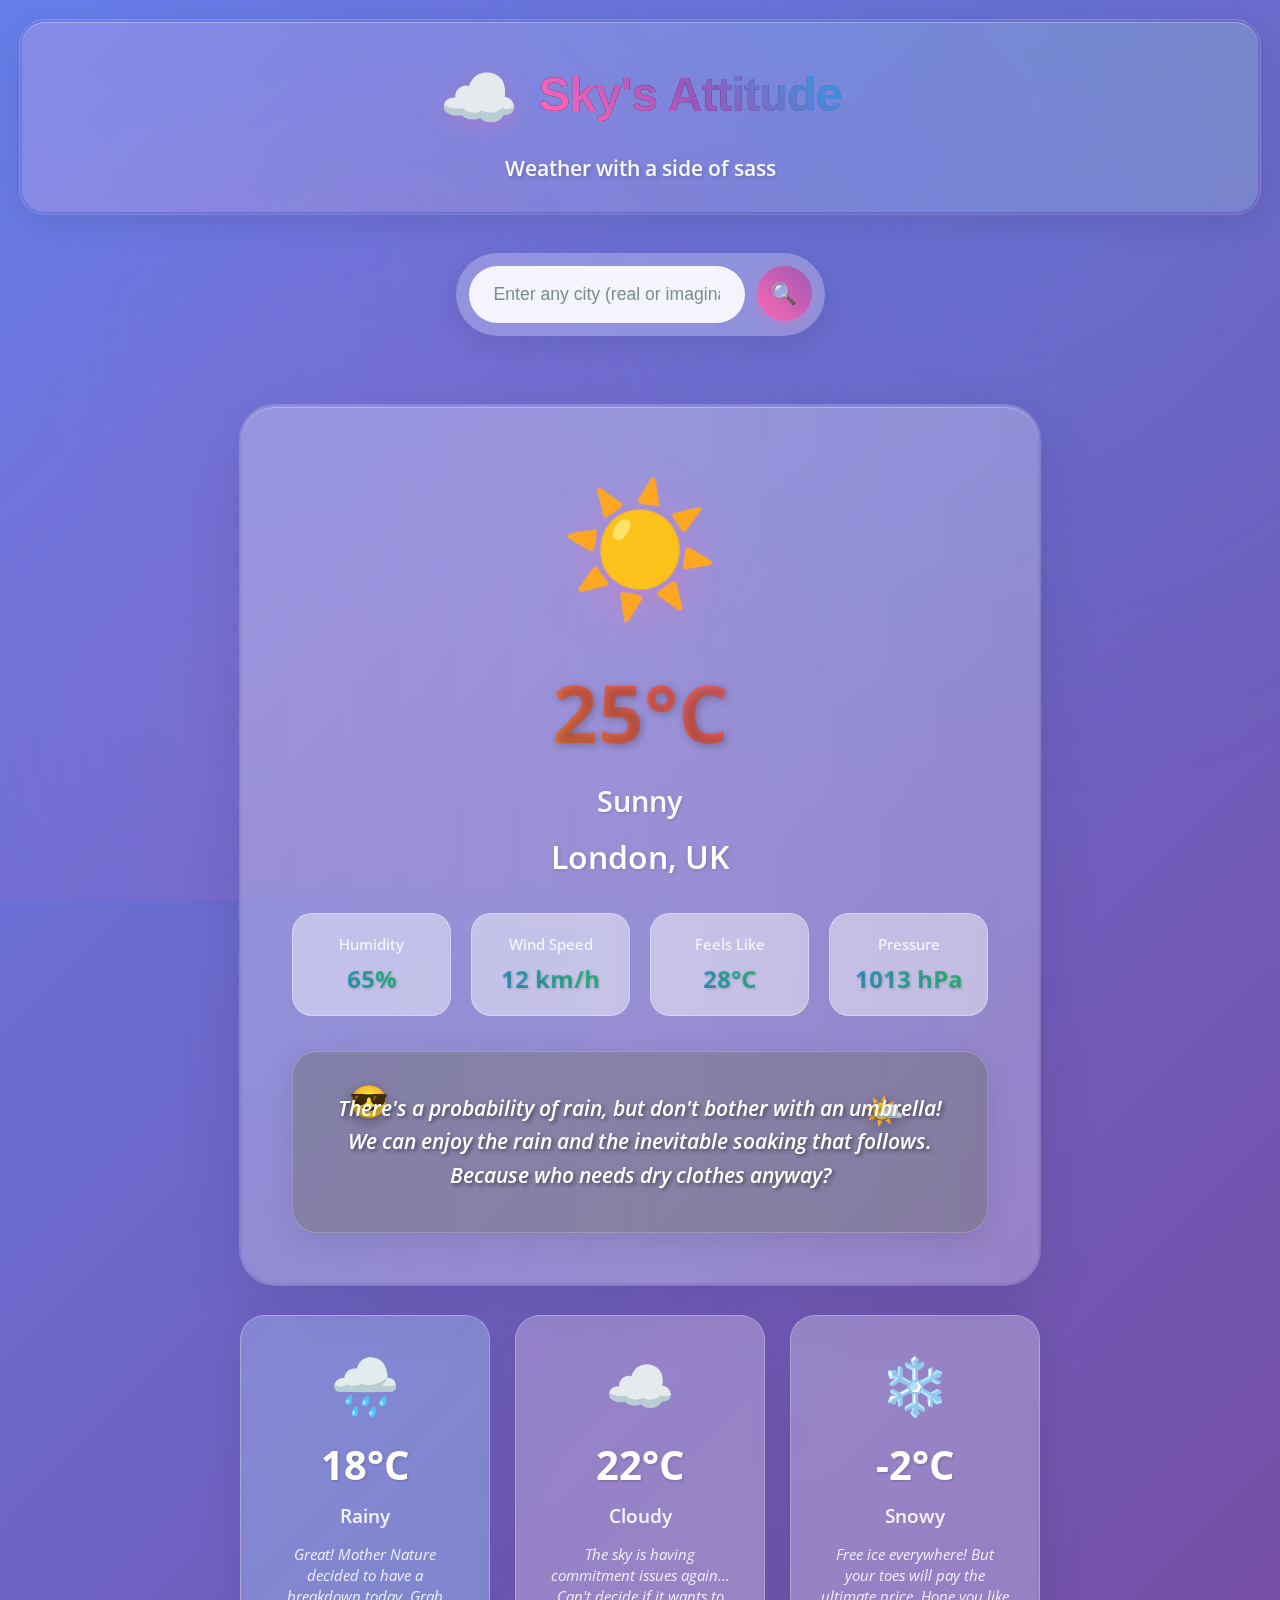
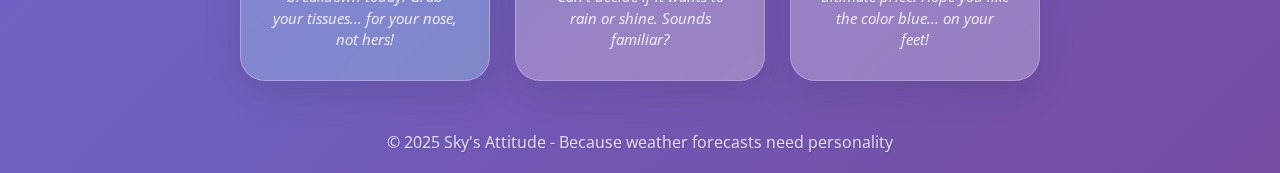
<file: index.html>
<!doctype html>
<html lang="en">
  <head>
    <meta charset="UTF-8" />
    <link rel="icon" type="image/svg+xml" href="/vite.svg" />
    <meta name="viewport" content="width=device-width, initial-scale=1.0" />
    <title>Sky's Attitude - Weather with Personality</title>
    <link href="https://fonts.googleapis.com/css2?family=Fredoka+One:wght@400&family=Open+Sans:wght@400;600;700&display=swap" rel="stylesheet">
    <link rel="stylesheet" href="style.css">
  </head>
  <body>
    <div id="app">
      <!-- Header -->
      <header class="header">
        <div class="header-content">
          <div class="logo">
            <div class="cloud-logo">☁️</div>
            <h1 class="site-title">Sky's Attitude</h1>
          </div>
          <p class="tagline">Weather with a side of sass</p>
        </div>
      </header>

      <!-- Main Weather Container -->
      <main class="weather-container">
        <!-- Search Section -->
        <div class="search-section">
          <div class="search-box">
            <input type="text" id="cityInput" placeholder="Enter city name..." />
            <button id="searchBtn">🔍</button>
          </div>
        </div>

        <!-- Weather Display -->
        <div class="weather-display">
          <div class="weather-content">
            <div class="weather-icon">☀️</div>
            <div class="temperature">25°C</div>
            <div class="weather-description">Sunny</div>
            <div class="city-name">London, UK</div>
            
            <div class="weather-details">
              <div class="detail-item">
                <span class="detail-label">Humidity</span>
                <span class="detail-value">65%</span>
              </div>
              <div class="detail-item">
                <span class="detail-label">Wind Speed</span>
                <span class="detail-value">12 km/h</span>
              </div>
              <div class="detail-item">
                <span class="detail-label">Feels Like</span>
                <span class="detail-value">28°C</span>
              </div>
              <div class="detail-item">
                <span class="detail-label">Pressure</span>
                <span class="detail-value">1013 hPa</span>
              </div>
            </div>
            
            <div class="sarcastic-comment">
              <div class="comment-stickers">
                <span class="sticker sticker-1">😎</span>
                <span class="sticker sticker-2">🌤️</span>
              </div>
              <div class="comment-text">
                There's a probability of rain, but don't bother with an umbrella! We can enjoy the rain and the inevitable soaking that follows. Because who needs dry clothes anyway?
              </div>
            </div>
          </div>
        </div>

        <!-- Additional Weather Cards -->
        <div class="weather-cards">
          <div class="weather-card rainy">
            <div class="card-icon">🌧️</div>
            <div class="card-temp">18°C</div>
            <div class="card-desc">Rainy</div>
            <div class="card-comment">Great! Mother Nature decided to have a breakdown today. Grab your tissues... for your nose, not hers!</div>
          </div>
          
          <div class="weather-card cloudy">
            <div class="card-icon">☁️</div>
            <div class="card-temp">22°C</div>
            <div class="card-desc">Cloudy</div>
            <div class="card-comment">The sky is having commitment issues again... Can't decide if it wants to rain or shine. Sounds familiar?</div>
          </div>
          
          <div class="weather-card snowy">
            <div class="card-icon">❄️</div>
            <div class="card-temp">-2°C</div>
            <div class="card-desc">Snowy</div>
            <div class="card-comment">Free ice everywhere! But your toes will pay the ultimate price. Hope you like the color blue... on your feet!</div>
          </div>
        </div>
      </main>

      <!-- Footer -->
      <footer class="footer">
        <p>© 2025 Sky's Attitude - Because weather forecasts need personality</p>
      </footer>
    </div>
<script src="script.js"></script>
  </body>
</html>
</file>
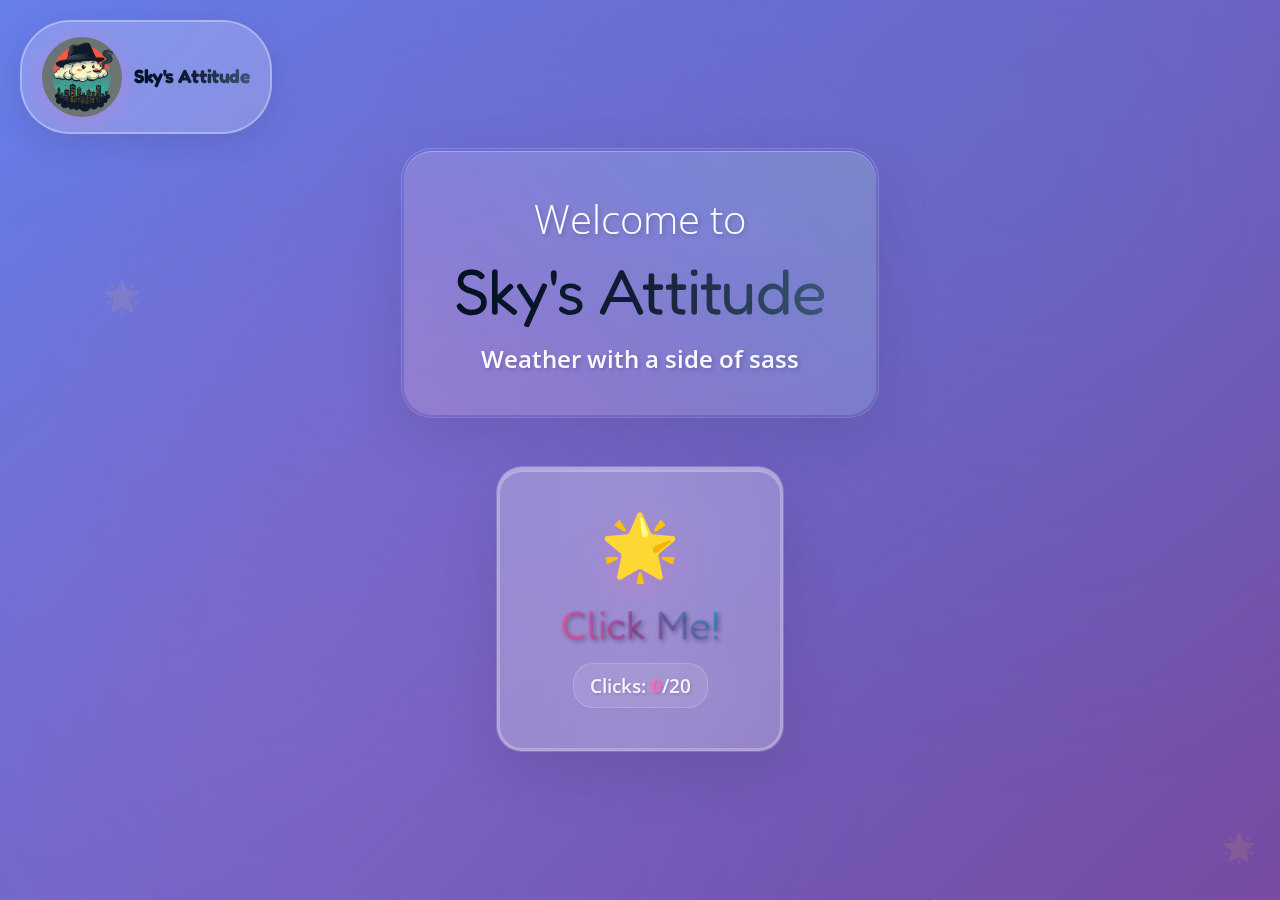
<file: frontpage.html>
<!doctype html>
<html lang="en">
  <head>
    <meta charset="UTF-8" />
    <link rel="icon" type="image/svg+xml" href="/vite.svg" />
    <meta name="viewport" content="width=device-width, initial-scale=1.0" />
    <title>Welcome to Sky's Attitude</title>
    <link href="https://fonts.googleapis.com/css2?family=Fredoka+One:wght@400&family=Open+Sans:wght@400;600;700&display=swap" rel="stylesheet">
    <link rel="stylesheet" href="frontpage.css">
  </head>
  <body>
    <!-- Logo in top-left corner -->
    <div class="logo-corner">
  <div class="corner-logo">
    <img src="logo.jpg" alt="Sky's Attitude Logo" class="corner-image" />
    <span class="corner-title">Sky's Attitude</span>
  </div>
</div>


    <!-- Main container -->
    <div id="app">
      <!-- Central content -->
      <div class="main-content" id="mainContent">
        <!-- Welcome section -->
        <div class="welcome-section">
          <h1 class="main-title">Welcome to</h1>
          <h2 class="brand-title">Sky's Attitude</h2>
          <p class="subtitle">Weather with a side of sass</p>
        </div>

        <!-- Click counter button -->
        <div class="button-container">
          <button id="clickButton" class="magic-button">
            <div class="button-content">
              <div class="button-icon">🌟</div>
              <div class="button-text">Click Me!</div>
              <div class="click-counter">
                Clicks: <span id="clickCount">0</span>/20
              </div>
            </div>
          </button>
        </div>
      </div>

      <!-- Congratulations section (hidden initially) -->
      <div class="congratulations-section" id="congratsSection" style="display: none;">
        <div class="congrats-content">
          <div class="congrats-icon">🎉</div>
          <h1 class="congrats-title">Congratulations!</h1>
          <p class="congrats-message">You've unlocked the weather experience!</p>
          <div class="congrats-emoji">🌈✨🎊</div>
        </div>
      </div>

      <!-- Confetti container -->
      <div id="confetti-container" class="confetti-container"></div>
    </div>

    <script src="frontpage.js"></script>
  </body>
</html>
</file>
<file: style.css>
/* Import Google Fonts */
@import url('https://fonts.googleapis.com/css2?family=Fredoka+One:wght@400&family=Open+Sans:wght@400;600;700&display=swap');

/* CSS Variables for Colorful Theme */
:root {
--primary-gradient: linear-gradient(135deg, #667eea 0%, #764ba2 100%);
--sunny-gradient: linear-gradient(135deg, #f6d365 0%, #fda085 100%);
--rainy-gradient: linear-gradient(135deg, #4facfe 0%, #00f2fe 100%);
--cloudy-gradient: linear-gradient(135deg, #d299c2 0%, #fef9d7 100%);
--snowy-gradient: linear-gradient(135deg, #e6ddd4 0%, #d5def5 100%);
--stormy-gradient: linear-gradient(135deg, #2c3e50 0%, #34495e 100%);
--windy-gradient: linear-gradient(135deg, #a8edea 0%, #fed6e3 100%);
--sunset-gradient: linear-gradient(135deg, #ff9a9e 0%, #fecfef 50%, #fecfef 100%);
--ocean-gradient: linear-gradient(135deg, #667db6 0%, #0082c8 25%, #0082c8 50%, #667db6 100%);
--forest-gradient: linear-gradient(135deg, #134e5e 0%, #71b280 100%);

--text-primary: #2c3e50;
--text-secondary: #7f8c8d;
--text-light: #ffffff;
--shadow-light: rgba(0, 0, 0, 0.1);
--shadow-medium: rgba(0, 0, 0, 0.2);
--shadow-heavy: rgba(0, 0, 0, 0.3);
--shadow-colorful: rgba(255, 105, 180, 0.3);

--accent-pink: #ff69b4;
--accent-purple: #9b59b6;
--accent-orange: #f39c12;
--accent-green: #2ecc71;
--accent-blue: #3498db;
--accent-red: #e74c3c;
}

/* Reset and Base Styles */
*{ margin: 0; padding: 0; box-sizing: border-box; }
body {
font-family: 'Open Sans', sans-serif;
background: var(--primary-gradient);
min-height: 100vh;
color: var(--text-primary);
transition: all 0.8s ease;
overflow-x: hidden;
}

#app {
min-height: 100vh;
display: flex;
flex-direction: column;
padding: 20px;
position: relative;
}

/* Animated Background Elements */
body::before {
content: '';
position: fixed;
top: 0;
left: 0;
width: 100%;
height: 100%;
background:
radial-gradient(circle at 20% 80%, rgba(255, 105, 180, 0.1) 0%, transparent 50%),
radial-gradient(circle at 80% 20%, rgba(52, 152, 219, 0.1) 0%, transparent 50%),
radial-gradient(circle at 40% 40%, rgba(155, 89, 182, 0.1) 0%, transparent 50%);
pointer-events: none;
z-index: -1;
animation: backgroundShift 10s ease-in-out infinite;
}

@keyframes backgroundShift {
0%, 100% { opacity: 0.3; }
50% { opacity: 0.6; }
}

/* Header Styles */
.header {
text-align: center;
margin-bottom: 40px;
animation: slideInDown 1s ease-out;
}

.header-content {
background: rgba(255, 255, 255, 0.15);
backdrop-filter: blur(8px);
border-radius: 25px;
padding: 30px;
box-shadow:
0 8px 32px var(--shadow-light),
0 0 0 1px rgba(255, 255, 255, 0.2),
inset 0 1px 0 rgba(255, 255, 255, 0.3);
border: 2px solid transparent;
background-clip: padding-box;
position: relative;
overflow: hidden;
}

.header-content::before {
content: '';
position: absolute;
top: 0;
left: 0;
right: 0;
bottom: 0;
background: linear-gradient(45deg, var(--accent-pink), var(--accent-purple), var(--accent-blue), var(--accent-green));
opacity: 0.08;
z-index: -1;
animation: gradientShift 8s ease-in-out infinite;
}

@keyframes gradientShift {
0%, 100% { transform: translateX(-100%); }
50% { transform: translateX(100%); }
}

.logo {
display: flex;
align-items: center;
justify-content: center;
gap: 20px;
margin-bottom: 15px;
flex-wrap: wrap;
}

.cloud-logo {
font-size: 4rem;
animation: floatCloud 3s ease-in-out infinite;
filter: drop-shadow(0 4px 12px var(--shadow-colorful));
transition: all 0.3s ease;
}

.cloud-logo:hover {
transform: scale(1.2) rotate(10deg);
filter: drop-shadow(0 8px 20px var(--accent-pink));
}

.site-title {
  font-family: 'Poppins', 'Inter', sans-serif;
  font-weight: 900; /* Bold */
  font-size: 3rem; /* Bigger text */
  background: linear-gradient(90deg, #0d1b2a, #1b263b, #415a77); /* Dark Sapphire */
  -webkit-background-clip: text;
  -webkit-text-fill-color: transparent;
  background-clip: text; /* For Firefox */
  color: transparent; /* Fallback */
  z-index: 2;
  text-rendering: optimizeLegibility;
  -webkit-font-smoothing: antialiased;
  -moz-osx-font-smoothing: grayscale;
  letter-spacing: -0.02em;
  line-height: 1.1;
  filter: contrast(1.1);
  transition: all 0.3s ease;
}


.site-title::after {
content: "Sky's Attitude";
position: absolute;
top: 0;
left: 0;
background: linear-gradient(45deg, var(--accent-pink), var(--accent-purple), var(--accent-blue));
-webkit-background-clip: text;
-webkit-text-fill-color: transparent;
background-clip: text;
z-index: -1;
filter: blur(0px);
}

@keyframes textGlow {
0%, 100% { filter: contrast(1.2) brightness(1.1); }
50% { filter: contrast(1.3) brightness(1.2); }
}

.tagline {
color: var(--text-light);
font-size: 1.3rem;
opacity: 0.95;
font-weight: 600;
text-shadow: 2px 2px 4px var(--shadow-medium);
position: relative;
z-index: 2;
text-rendering: optimizeLegibility;
-webkit-font-smoothing: antialiased;
}

/* Search Section */
.search-section {
margin-bottom: 40px;
animation: slideInUp 1s ease-out 0.3s both;
}

.search-box {
display: flex;
max-width: 450px;
margin: 0 auto;
gap: 12px;
background: rgba(255, 255, 255, 0.25);
backdrop-filter: blur(15px);
border-radius: 60px;
padding: 10px;
box-shadow:
0 8px 32px var(--shadow-light),
0 0 0 1px rgba(255, 255, 255, 0.3);
border: 2px solid transparent;
transition: all 0.3s ease;
}

.search-box:hover {
transform: translateY(-2px);
box-shadow:
0 12px 40px var(--shadow-medium),
0 0 0 1px rgba(255, 255, 255, 0.4);
}

#cityInput {
flex: 1;
padding: 18px 25px;
border: none;
border-radius: 50px;
background: rgba(255, 255, 255, 0.9);
font-size: 1.1rem;
color: var(--text-primary);
outline: none;
transition: all 0.3s ease;
font-weight: 500;
}

#cityInput:focus {
background: rgba(255, 255, 255, 1);
transform: scale(1.02);
box-shadow: 0 4px 20px var(--shadow-colorful);
}

#cityInput::placeholder {
color: var(--text-secondary);
font-weight: 400;
}

#searchBtn {
background: linear-gradient(45deg, var(--accent-pink), var(--accent-purple));
border: none;
border-radius: 50%;
width: 55px;
height: 55px;
display: flex;
align-items: center;
justify-content: center;
font-size: 1.3rem;
cursor: pointer;
transition: all 0.3s ease;
box-shadow: 0 4px 15px var(--shadow-colorful);
color: white;
}

#searchBtn:hover {
transform: scale(1.15) rotate(15deg);
box-shadow: 0 8px 25px var(--shadow-colorful);
background: linear-gradient(45deg, var(--accent-purple), var(--accent-blue));
}

/* Weather Display */
.weather-container {
flex: 1;
display: flex;
flex-direction: column;
align-items: center;
justify-content: center;
max-width: 800px;
margin: 0 auto;
width: 100%;
gap: 30px;
}

.weather-display {
background: rgba(255, 255, 255, 0.2);
backdrop-filter: blur(20px);
border-radius: 35px;
padding: 50px;
width: 100%;
text-align: center;
box-shadow:
0 20px 60px var(--shadow-light),
0 0 0 1px rgba(255, 255, 255, 0.2),
inset 0 1px 0 rgba(255, 255, 255, 0.3);
border: 2px solid transparent;
transition: all 0.5s ease;
animation: slideInUp 1s ease-out 0.6s both;
position: relative;
overflow: hidden;
}

.weather-display::before {
content: '';
position: absolute;
top: -50%;
left: -50%;
width: 200%;
height: 200%;
background: linear-gradient(45deg, transparent, rgba(255, 255, 255, 0.1), transparent);
transform: rotate(45deg);
animation: shimmer 3s linear infinite;
}

@keyframes shimmer {
0% { transform: translateX(-100%) translateY(-100%) rotate(45deg); }
100% { transform: translateX(100%) translateY(100%) rotate(45deg); }
}

.weather-display:hover {
transform: translateY(-8px);
box-shadow:
0 25px 80px var(--shadow-medium),
0 0 0 1px rgba(255, 255, 255, 0.3);
}

/* Weather Icon */
.weather-icon {
font-size: 8rem;
margin-bottom: 25px;
animation: bounceIn 1.2s ease-out, floatIcon 4s ease-in-out infinite;
filter: drop-shadow(0 10px 20px var(--shadow-colorful));
transition: all 0.3s ease;
}

.weather-icon:hover {
transform: scale(1.2) rotate(10deg);
filter: drop-shadow(0 15px 30px var(--accent-pink));
}

@keyframes floatIcon {
0%, 100% { transform: translateY(0px); }
50% { transform: translateY(-15px); }
}

/* Temperature */
.temperature {
font-size: 5rem;
font-weight: 700;
background: linear-gradient(45deg, var(--accent-orange), var(--accent-red), var(--accent-pink));
-webkit-background-clip: text;
-webkit-text-fill-color: transparent;
background-clip: text;
text-shadow: 2px 2px 8px var(--shadow-heavy);
margin-bottom: 15px;
animation: scaleIn 1s ease-out 0.4s both, pulse 2s ease-in-out infinite;
}

@keyframes pulse {
0%, 100% { transform: scale(1); }
50% { transform: scale(1.05); }
}

/* Weather Description */
.weather-description {
font-size: 1.8rem;
color: var(--text-light);
text-transform: capitalize;
margin-bottom: 15px;
font-weight: 600;
opacity: 0.95;
text-shadow: 1px 1px 3px var(--shadow-medium);
}

/* City Name */
.city-name {
font-size: 2rem;
color: var(--text-light);
font-weight: 600;
margin-bottom: 35px;
text-shadow: 1px 1px 4px var(--shadow-medium);
}

/* Weather Details */
.weather-details {
display: grid;
grid-template-columns: repeat(auto-fit, minmax(150px, 1fr));
gap: 20px;
margin-bottom: 35px;
animation: fadeInUp 1s ease-out 0.8s both;
}

.detail-item {
background: rgba(255, 255, 255, 0.25);
backdrop-filter: blur(10px);
border-radius: 20px;
padding: 20px;
border: 1px solid rgba(255, 255, 255, 0.3);
transition: all 0.3s ease;
position: relative;
overflow: hidden;
}

.detail-item::before {
content: '';
position: absolute;
top: 0;
left: -100%;
width: 100%;
height: 100%;
background: linear-gradient(90deg, transparent, rgba(255, 255, 255, 0.2), transparent);
transition: left 0.5s ease;
}

.detail-item:hover::before {
left: 100%;
}

.detail-item:hover {
transform: translateY(-5px) scale(1.05);
background: rgba(255, 255, 255, 0.3);
box-shadow: 0 10px 30px var(--shadow-colorful);
}

.detail-label {
display: block;
font-size: 0.95rem;
color: var(--text-light);
opacity: 0.85;
margin-bottom: 8px;
font-weight: 500;
}

.detail-value {
font-size: 1.5rem;
font-weight: 700;
background: linear-gradient(45deg, var(--accent-blue), var(--accent-green));
-webkit-background-clip: text;
-webkit-text-fill-color: transparent;
background-clip: text;
text-shadow: 1px 1px 3px var(--shadow-medium);
}

/* Sarcastic Comment */
.sarcastic-comment {
background: rgba(0, 0, 0, 0.25);
backdrop-filter: blur(15px);
border-radius: 25px;
padding: 25px 30px;
color: var(--text-light);
border: 1px solid rgba(255, 255, 255, 0.2);
box-shadow: 0 8px 30px var(--shadow-light);
animation: fadeInUp 1s ease-out 1s both;
position: relative;
overflow: hidden;
text-align: center;
}

.comment-stickers {
position: absolute;
top: 0;
left: 0;
right: 0;
bottom: 0;
pointer-events: none;
z-index: 1;
}

.sticker {
position: absolute;
font-size: 2rem;
animation: floatSticker 4s ease-in-out infinite;
filter: drop-shadow(0 4px 8px rgba(0, 0, 0, 0.3));
}

.sticker-1 {
top: 15%;
left: 8%;
animation-delay: 0s;
animation-duration: 3s;
}

.sticker-2 {
top: 20%;
right: 12%;
animation-delay: 1.5s;
animation-duration: 4s;
}

@keyframes floatSticker {
0%, 100% {
transform: translateY(0px) rotate(0deg) scale(1);
opacity: 0.7;
}
25% {
transform: translateY(-15px) rotate(5deg) scale(1.1);
opacity: 1;
}
50% {
transform: translateY(-8px) rotate(-3deg) scale(0.95);
opacity: 0.8;
}
75% {
transform: translateY(-20px) rotate(8deg) scale(1.05);
opacity: 0.9;
}
}

.comment-text {
font-size: 1.3rem;
font-weight: 600;
font-style: italic;
line-height: 1.6;
position: relative;
z-index: 2;
margin: 15px 0;
text-shadow: 2px 2px 4px rgba(0, 0, 0, 0.5);
animation: textGlow 3s ease-in-out infinite;
}

@keyframes textGlow {
0%, 100% {
text-shadow: 2px 2px 4px rgba(0, 0, 0, 0.5);
}
50% {
text-shadow: 2px 2px 4px rgba(0, 0, 0, 0.5), 0 0 20px rgba(255, 255, 255, 0.3);
}
}

.sarcastic-comment:hover .sticker {
animation-duration: 1.5s;
}

.sarcastic-comment:hover .comment-text {
transform: scale(1.02);
text-shadow: 2px 2px 4px rgba(0, 0, 0, 0.5), 0 0 25px rgba(255, 255, 255, 0.4);
}

/* Weather Cards */
.weather-cards {
display: grid;
grid-template-columns: repeat(auto-fit, minmax(250px, 1fr));
gap: 25px;
width: 100%;
animation: fadeInUp 1s ease-out 1.2s both;
}

.weather-card {
background: rgba(255, 255, 255, 0.2);
backdrop-filter: blur(15px);
border-radius: 25px;
padding: 30px;
text-align: center;
box-shadow: 0 10px 40px var(--shadow-light);
border: 1px solid rgba(255, 255, 255, 0.3);
transition: all 0.4s ease;
position: relative;
overflow: hidden;
}

.weather-card::before {
content: '';
position: absolute;
top: 0;
left: 0;
right: 0;
bottom: 0;
opacity: 0;
transition: opacity 0.3s ease;
z-index: -1;
}

.weather-card.rainy::before {
background: var(--rainy-gradient);
opacity: 0.1;
}

.weather-card.cloudy::before {
background: var(--cloudy-gradient);
opacity: 0.1;
}

.weather-card.snowy::before {
background: var(--snowy-gradient);
opacity: 0.1;
}

.weather-card:hover {
transform: translateY(-10px) scale(1.05);
box-shadow: 0 20px 60px var(--shadow-colorful);
}

.weather-card:hover::before {
opacity: 0.2;
}

.card-icon {
font-size: 3.5rem;
margin-bottom: 15px;
animation: floatIcon 3s ease-in-out infinite;
}

.card-temp {
font-size: 2.5rem;
font-weight: 700;
color: var(--text-light);
margin-bottom: 10px;
text-shadow: 1px 1px 3px var(--shadow-medium);
}

.card-desc {
font-size: 1.2rem;
color: var(--text-light);
margin-bottom: 15px;
font-weight: 600;
opacity: 0.9;
}

.card-comment {
font-size: 0.95rem;
color: var(--text-light);
font-style: italic;
opacity: 0.85;
line-height: 1.4;
}

/* Footer */
.footer {
text-align: center;
margin-top: 50px;
color: var(--text-light);
opacity: 0.8;
font-size: 1rem;
animation: fadeIn 1.5s ease-out 1.5s both;
text-shadow: 1px 1px 2px var(--shadow-medium);
}

/* Keyframe Animations */
@keyframes slideInDown {
from {
opacity: 0;
transform: translateY(-60px);
}
to {
opacity: 1;
transform: translateY(0);
}
}

@keyframes slideInUp {
from {
opacity: 0;
transform: translateY(60px);
}
to {
opacity: 1;
transform: translateY(0);
}
}

@keyframes fadeIn {
from { opacity: 0; }
to { opacity: 1; }
}

@keyframes fadeInUp {
from {
opacity: 0;
transform: translateY(30px);
}
to {
opacity: 1;
transform: translateY(0);
}
}

@keyframes bounceIn {
0% {
opacity: 0;
transform: scale(0.3);
}
50% {
opacity: 1;
transform: scale(1.15);
}
70% {
transform: scale(0.95);
}
100% {
opacity: 1;
transform: scale(1);
}
}

@keyframes scaleIn {
from {
opacity: 0;
transform: scale(0.8);
}
to {
opacity: 1;
transform: scale(1);
}
}

@keyframes floatCloud {
0%, 100% { transform: translateY(0px); }
50% { transform: translateY(-12px); }
}

/* Responsive Design */
@media (max-width: 768px) {
#app {
padding: 15px;
}

.site-title {
font-size: 2.8rem;
}

.cloud-logo {
font-size: 3rem;
}

.weather-display {
padding: 35px 25px;
}

.temperature {
font-size: 4rem;
}

.weather-icon {
font-size: 6rem;
}

.weather-details {
grid-template-columns: repeat(auto-fit, minmax(120px, 1fr));
gap: 15px;
}

.search-box {
max-width: 380px;
}

.weather-cards {
grid-template-columns: 1fr;
gap: 20px;
}

.comment-text {
font-size: 1.1rem;
}

.sticker {
font-size: 1.5rem;
}
}

@media (max-width: 480px) {
.logo {
flex-direction: column;
gap: 15px;
}

.site-title {
font-size: 2.2rem;
}

.weather-display {
padding: 25px 20px;
}

.temperature {
font-size: 3.2rem;
}

.weather-icon {
font-size: 5rem;
}

.weather-details {
grid-template-columns: 1fr;
}

.header-content {
padding: 25px 20px;
}

.tagline {
font-size: 1.1rem;
}

.comment-text {
font-size: 1rem;
}

.card-comment {
font-size: 0.9rem;
}
}

@media (max-width: 320px) {
.site-title {
font-size: 1.8rem;
}

.temperature {
font-size: 2.8rem;
}

.weather-icon {
font-size: 4rem;
}

.comment-text {
font-size: 0.95rem;
}
}
</file>
<file: frontpage.css>
/* Import Google Fonts */
@import url('https://fonts.googleapis.com/css2?family=Fredoka+One:wght@400&family=Open+Sans:wght@400;600;700&display=swap');

/* CSS Variables matching main page */
:root {
  --primary-gradient: linear-gradient(135deg, #667eea 0%, #764ba2 100%);
  --sunny-gradient: linear-gradient(135deg, #f6d365 0%, #fda085 100%);
  --rainy-gradient: linear-gradient(135deg, #4facfe 0%, #00f2fe 100%);
  --cloudy-gradient: linear-gradient(135deg, #d299c2 0%, #fef9d7 100%);
  --snowy-gradient: linear-gradient(135deg, #e6ddd4 0%, #d5def5 100%);
  --stormy-gradient: linear-gradient(135deg, #2c3e50 0%, #34495e 100%);
  --windy-gradient: linear-gradient(135deg, #a8edea 0%, #fed6e3 100%);
  --sunset-gradient: linear-gradient(135deg, #ff9a9e 0%, #fecfef 50%, #fecfef 100%);
  --ocean-gradient: linear-gradient(135deg, #667db6 0%, #0082c8 25%, #0082c8 50%, #667db6 100%);
  --forest-gradient: linear-gradient(135deg, #134e5e 0%, #71b280 100%);

  --text-primary: #2c3e50;
  --text-secondary: #7f8c8d;
  --text-light: #ffffff;
  --shadow-light: rgba(0, 0, 0, 0.1);
  --shadow-medium: rgba(0, 0, 0, 0.2);
  --shadow-heavy: rgba(0, 0, 0, 0.3);
  --shadow-colorful: rgba(255, 105, 180, 0.3);

  --accent-pink: #ff69b4;
  --accent-purple: #9b59b6;
  --accent-orange: #f39c12;
  --accent-green: #2ecc71;
  --accent-blue: #3498db;
  --accent-red: #e74c3c;
  --accent-yellow: #f1c40f;
  --accent-cyan: #1abc9c;
}

/* Reset and Base Styles */
* {
  margin: 0;
  padding: 0;
  box-sizing: border-box;
}

body {
  font-family: 'Open Sans', sans-serif;
  background: var(--primary-gradient);
  min-height: 100vh;
  color: var(--text-primary);
  transition: all 0.8s ease;
  overflow-x: hidden;
  position: relative;
}

/* Animated Background Elements */
body::before {
  content: '';
  position: fixed;
  top: 0;
  left: 0;
  width: 100%;
  height: 100%;
  background:
    radial-gradient(circle at 20% 80%, rgba(255, 105, 180, 0.1) 0%, transparent 50%),
    radial-gradient(circle at 80% 20%, rgba(52, 152, 219, 0.1) 0%, transparent 50%),
    radial-gradient(circle at 40% 40%, rgba(155, 89, 182, 0.1) 0%, transparent 50%);
  pointer-events: none;
  z-index: -1;
  animation: backgroundShift 10s ease-in-out infinite;
}

@keyframes backgroundShift {
  0%, 100% { opacity: 0.3; }
  50% { opacity: 0.6; }
}

/* Logo Corner */
.logo-corner {
  position: fixed;
  top: 20px;
  left: 20px;
  z-index: 1000;
  animation: slideInLeft 1s ease-out;
}

.corner-logo {
  display: flex;
  align-items: center;
  gap: 12px;
  background: rgba(255, 255, 255, 0.2);
  backdrop-filter: blur(15px);
  padding: 15px 20px;
  border-radius: 50px;
  border: 2px solid rgba(255, 255, 255, 0.3);
  box-shadow: 0 8px 32px var(--shadow-light);
  transition: all 0.3s ease;
}

.corner-logo:hover {
  transform: scale(1.05);
  background: rgba(255, 255, 255, 0.25);
  box-shadow: 0 12px 40px var(--shadow-colorful);
}

.corner-image {
  width: 80px;
  height: 80px;
  object-fit: cover;
  border-radius: 50%;
  filter: drop-shadow(0 4px 12px var(--shadow-colorful));
}

.corner-title {
  font-family: 'Fredoka One', cursive;
  font-size: 1.2rem;
  font-weight: 900;
  background: linear-gradient(90deg, #0d1b2a, #1b263b, #415a77);
  -webkit-background-clip: text;
  -webkit-text-fill-color: transparent;
  background-clip: text;
  color: transparent;
  text-rendering: optimizeLegibility;
  -webkit-font-smoothing: antialiased;
  -moz-osx-font-smoothing: grayscale;
  letter-spacing: -0.02em;
  line-height: 1.1;
  filter: contrast(1.1);
}

@keyframes floatCloud {
  0%, 100% { transform: translateY(0px); }
  50% { transform: translateY(-8px); }
}

/* Main App Container */
#app {
  min-height: 100vh;
  display: flex;
  flex-direction: column;
  align-items: center;
  justify-content: center;
  padding: 20px;
  position: relative;
}

/* Main Content */
.main-content {
  display: flex;
  flex-direction: column;
  align-items: center;
  justify-content: center;
  text-align: center;
  gap: 50px;
  animation: fadeInUp 1s ease-out 0.5s both;
}

/* Welcome Section */
.welcome-section {
  background: rgba(255, 255, 255, 0.15);
  backdrop-filter: blur(15px);
  border-radius: 30px;
  padding: 40px 50px;
  box-shadow:
    0 20px 60px var(--shadow-light),
    0 0 0 1px rgba(255, 255, 255, 0.2),
    inset 0 1px 0 rgba(255, 255, 255, 0.3);
  border: 2px solid transparent;
  background-clip: padding-box;
  position: relative;
  overflow: hidden;
  animation: slideInDown 1s ease-out;
}

.welcome-section::before {
  content: '';
  position: absolute;
  top: 0;
  left: 0;
  right: 0;
  bottom: 0;
  background: linear-gradient(45deg, var(--accent-pink), var(--accent-purple), var(--accent-blue), var(--accent-green));
  opacity: 0.08;
  z-index: -1;
  animation: gradientShift 8s ease-in-out infinite;
}

@keyframes gradientShift {
  0%, 100% { transform: translateX(-100%); }
  50% { transform: translateX(100%); }
}

.main-title {
  font-family: 'Open Sans', sans-serif;
  font-size: 2.5rem;
  font-weight: 300;
  color: var(--text-light);
  margin-bottom: 10px;
  text-shadow: 2px 2px 4px var(--shadow-medium);
  animation: fadeIn 1s ease-out 0.3s both;
}

.brand-title {
  font-family: 'Fredoka One', cursive;
  font-size: 4rem;
  font-weight: 400;
  background: linear-gradient(90deg, #0d1b2a, #1b263b, #415a77);
  -webkit-background-clip: text;
  -webkit-text-fill-color: transparent;
  background-clip: text;
  color: transparent;
  text-rendering: optimizeLegibility;
  -webkit-font-smoothing: antialiased;
  -moz-osx-font-smoothing: grayscale;
  letter-spacing: -0.02em;
  line-height: 1.1;
  filter: contrast(1.1);
  margin-bottom: 15px;
  animation: textGlow 3s ease-in-out infinite;
}

@keyframes textGlow {
  0%, 100% { filter: contrast(1.2) brightness(1.1); }
  50% { filter: contrast(1.3) brightness(1.2); }
}

.subtitle {
  font-size: 1.5rem;
  color: var(--text-light);
  font-weight: 600;
  opacity: 0.95;
  text-shadow: 2px 2px 4px var(--shadow-medium);
  animation: fadeIn 1s ease-out 0.6s both;
}

/* Button Container */
.button-container {
  animation: bounceIn 1.2s ease-out 0.8s both;
}

/* Magic Button */
.magic-button {
  background: rgba(255, 255, 255, 0.2);
  backdrop-filter: blur(20px);
  border: 3px solid rgba(255, 255, 255, 0.3);
  border-radius: 25px;
  padding: 40px 60px;
  cursor: pointer;
  transition: all 0.4s ease;
  box-shadow:
    0 20px 60px var(--shadow-light),
    0 0 0 1px rgba(255, 255, 255, 0.2),
    inset 0 2px 0 rgba(255, 255, 255, 0.3);
  position: relative;
  overflow: hidden;
  transform-style: preserve-3d;
}

.magic-button::before {
  content: '';
  position: absolute;
  top: -50%;
  left: -50%;
  width: 200%;
  height: 200%;
  background: linear-gradient(45deg, transparent, rgba(255, 255, 255, 0.1), transparent);
  transform: rotate(45deg);
  animation: shimmer 3s linear infinite;
}

@keyframes shimmer {
  0% { transform: translateX(-100%) translateY(-100%) rotate(45deg); }
  100% { transform: translateX(100%) translateY(100%) rotate(45deg); }
}

.magic-button:hover {
  transform: translateY(-10px) scale(1.05);
  box-shadow:
    0 30px 80px var(--shadow-colorful),
    0 0 0 2px rgba(255, 255, 255, 0.4),
    inset 0 2px 0 rgba(255, 255, 255, 0.4);
  background: rgba(255, 255, 255, 0.25);
}

.magic-button:active {
  transform: translateY(-5px) scale(1.02);
  transition: all 0.1s ease;
}

.button-content {
  display: flex;
  flex-direction: column;
  align-items: center;
  gap: 15px;
  position: relative;
  z-index: 2;
}

.button-icon {
  font-size: 4rem;
  animation: rotateIcon 2s ease-in-out infinite;
  filter: drop-shadow(0 8px 16px var(--shadow-colorful));
}

@keyframes rotateIcon {
  0%, 100% { transform: rotate(0deg) scale(1); }
  50% { transform: rotate(10deg) scale(1.1); }
}

.button-text {
  font-family: 'Fredoka One', cursive;
  font-size: 2.5rem;
  color: var(--text-light);
  font-weight: 400;
  text-shadow: 2px 2px 4px var(--shadow-heavy);
  background: linear-gradient(45deg, var(--accent-pink), var(--accent-purple), var(--accent-blue));
  -webkit-background-clip: text;
  -webkit-text-fill-color: transparent;
  background-clip: text;
}

.click-counter {
  font-family: 'Open Sans', sans-serif;
  font-size: 1.2rem;
  color: var(--text-light);
  font-weight: 600;
  opacity: 0.9;
  text-shadow: 1px 1px 3px var(--shadow-medium);
  background: rgba(255, 255, 255, 0.1);
  padding: 8px 16px;
  border-radius: 20px;
  border: 1px solid rgba(255, 255, 255, 0.2);
}

#clickCount {
  color: var(--accent-pink);
  font-weight: 700;
  text-shadow: 1px 1px 2px var(--shadow-medium);
}

/* Congratulations Section */
.congratulations-section {
  display: flex;
  flex-direction: column;
  align-items: center;
  justify-content: center;
  text-align: center;
  min-height: 100vh;
  animation: zoomIn 0.8s ease-out;
}

.congrats-content {
  background: rgba(255, 255, 255, 0.2);
  backdrop-filter: blur(20px);
  border-radius: 35px;
  padding: 60px 80px;
  box-shadow:
    0 25px 80px var(--shadow-heavy),
    0 0 0 2px rgba(255, 255, 255, 0.3),
    inset 0 2px 0 rgba(255, 255, 255, 0.4);
  border: 3px solid transparent;
  background-clip: padding-box;
  position: relative;
  overflow: hidden;
}

.congrats-content::before {
  content: '';
  position: absolute;
  top: -50%;
  left: -50%;
  width: 200%;
  height: 200%;
  background: linear-gradient(45deg, transparent, rgba(255, 255, 255, 0.2), transparent);
  transform: rotate(45deg);
  animation: shimmer 2s linear infinite;
}

.congrats-icon {
  font-size: 6rem;
  margin-bottom: 20px;
  animation: bounceIcon 1s ease-out infinite;
  filter: drop-shadow(0 10px 20px var(--shadow-colorful));
}

@keyframes bounceIcon {
  0%, 100% { transform: translateY(0px) scale(1); }
  50% { transform: translateY(-15px) scale(1.1); }
}

.congrats-title {
  font-family: 'Fredoka One', cursive;
  font-size: 4rem;
  color: var(--text-light);
  margin-bottom: 20px;
  text-shadow: 3px 3px 6px var(--shadow-heavy);
  background: linear-gradient(45deg, var(--accent-yellow), var(--accent-orange), var(--accent-red), var(--accent-pink));
  -webkit-background-clip: text;
  -webkit-text-fill-color: transparent;
  background-clip: text;
  animation: titleRainbow 2s ease-in-out infinite;
}

@keyframes titleRainbow {
  0%, 100% { filter: brightness(1); }
  50% { filter: brightness(1.3); }
}

.congrats-message {
  font-size: 1.8rem;
  color: var(--text-light);
  font-weight: 600;
  margin-bottom: 30px;
  text-shadow: 2px 2px 4px var(--shadow-medium);
}

.congrats-emoji {
  font-size: 3rem;
  animation: emojiDance 1.5s ease-in-out infinite;
  filter: drop-shadow(0 5px 10px var(--shadow-colorful));
}

@keyframes emojiDance {
  0%, 100% { transform: rotate(-5deg) scale(1); }
  25% { transform: rotate(5deg) scale(1.1); }
  50% { transform: rotate(-3deg) scale(1.05); }
  75% { transform: rotate(3deg) scale(1.1); }
}

/* Confetti Container */
.confetti-container {
  position: fixed;
  top: 0;
  left: 0;
  width: 100%;
  height: 100%;
  pointer-events: none;
  z-index: 1000;
}

.confetti-piece {
  position: absolute;
  width: 10px;
  height: 10px;
  background: var(--accent-pink);
  animation: confettiFall 3s linear forwards;
}

.confetti-piece:nth-child(2n) { background: var(--accent-blue); }
.confetti-piece:nth-child(3n) { background: var(--accent-green); }
.confetti-piece:nth-child(4n) { background: var(--accent-yellow); }
.confetti-piece:nth-child(5n) { background: var(--accent-orange); }
.confetti-piece:nth-child(6n) { background: var(--accent-purple); }

@keyframes confettiFall {
  0% {
    transform: translateY(-100vh) rotate(0deg);
    opacity: 1;
  }
  100% {
    transform: translateY(100vh) rotate(720deg);
    opacity: 0;
  }
}

/* Button Click Animation */
.button-clicked {
  animation: buttonPulse 0.3s ease-out;
}

@keyframes buttonPulse {
  0% { transform: scale(1); }
  50% { transform: scale(0.95); }
  100% { transform: scale(1); }
}

/* General Animations */
@keyframes slideInLeft {
  from {
    opacity: 0;
    transform: translateX(-60px);
  }
  to {
    opacity: 1;
    transform: translateX(0);
  }
}

@keyframes slideInDown {
  from {
    opacity: 0;
    transform: translateY(-60px);
  }
  to {
    opacity: 1;
    transform: translateY(0);
  }
}

@keyframes fadeIn {
  from { opacity: 0; }
  to { opacity: 1; }
}

@keyframes fadeInUp {
  from {
    opacity: 0;
    transform: translateY(60px);
  }
  to {
    opacity: 1;
    transform: translateY(0);
  }
}

@keyframes bounceIn {
  0% {
    opacity: 0;
    transform: scale(0.3);
  }
  50% {
    opacity: 1;
    transform: scale(1.15);
  }
  70% {
    transform: scale(0.95);
  }
  100% {
    opacity: 1;
    transform: scale(1);
  }
}

@keyframes zoomIn {
  from {
    opacity: 0;
    transform: scale(0.8);
  }
  to {
    opacity: 1;
    transform: scale(1);
  }
}

/* Responsive Design */
@media (max-width: 768px) {
  .corner-title {
    font-size: 1rem;
  }

  .main-title {
    font-size: 2rem;
  }

  .brand-title {
    font-size: 3rem;
  }

  .subtitle {
    font-size: 1.2rem;
  }

  .magic-button {
    padding: 30px 40px;
  }

  .button-text {
    font-size: 2rem;
  }

  .button-icon {
    font-size: 3rem;
  }

  .congrats-content {
    padding: 40px 50px;
  }

  .congrats-title {
    font-size: 3rem;
  }

  .congrats-message {
    font-size: 1.4rem;
  }
}

@media (max-width: 480px) {
  .logo-corner {
    top: 15px;
    left: 15px;
  }

  .corner-logo {
    padding: 12px 16px;
  }

  .corner-cloud {
    font-size: 1.5rem;
  }

  .corner-title {
    font-size: 0.9rem;
  }

  .welcome-section {
    padding: 30px 35px;
  }

  .main-title {
    font-size: 1.5rem;
  }

  .brand-title {
    font-size: 2.5rem;
  }

  .subtitle {
    font-size: 1rem;
  }

  .magic-button {
    padding: 25px 35px;
  }

  .button-text {
    font-size: 1.8rem;
  }

  .button-icon {
    font-size: 2.5rem;
  }

  .click-counter {
    font-size: 1rem;
  }

  .congrats-content {
    padding: 30px 40px;
  }

  .congrats-title {
    font-size: 2.5rem;
  }

  .congrats-icon {
    font-size: 4rem;
  }

  .congrats-emoji {
    font-size: 2rem;
  }
}

@media (max-width: 320px) {
  .brand-title {
    font-size: 2rem;
  }

  .button-text {
    font-size: 1.5rem;
  }

  .congrats-title {
    font-size: 2rem;
  }
}
</file>
